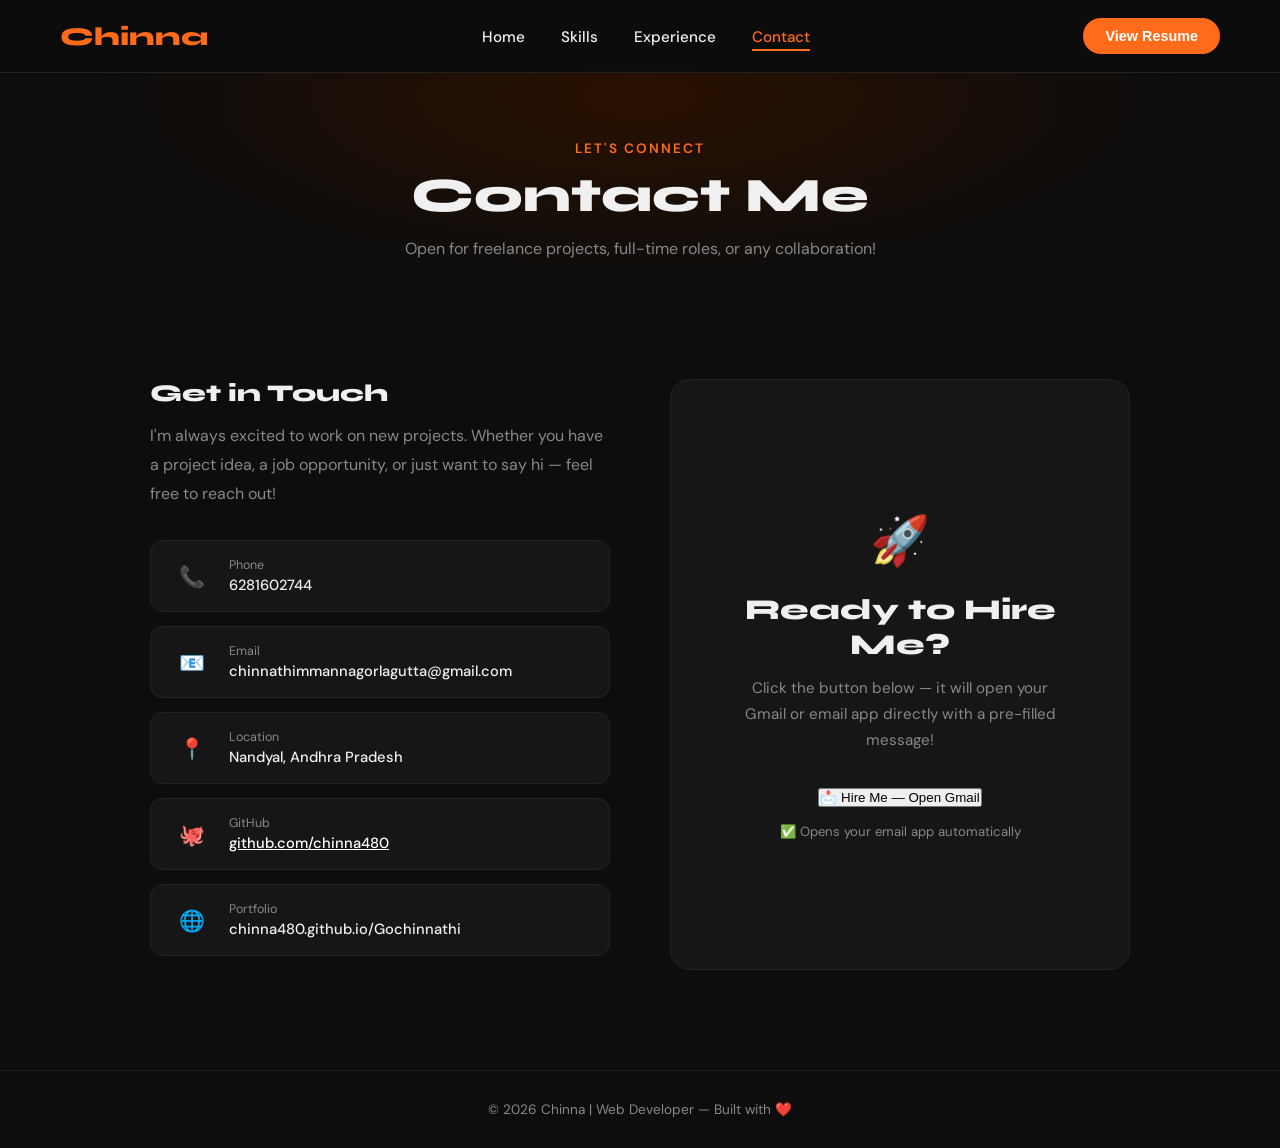
<file: Contact.html>
<!DOCTYPE html>
<html lang="en">
<head>
<meta charset="UTF-8"/>
<meta name="viewport" content="width=device-width, initial-scale=1.0"/>
<title>Chinna | Contact</title>
<link href="https://fonts.googleapis.com/css2?family=Syne:wght@400;700;800&family=DM+Sans:wght@300;400;500&display=swap" rel="stylesheet"/>
<style>
  :root { --orange:#ff6b1a; --bg:#0d0d0d; --card:#161616; --text:#f0f0f0; --muted:#888; }
  * { margin:0; padding:0; box-sizing:border-box; }
  body { background:var(--bg); color:var(--text); font-family:'DM Sans',sans-serif; }

  nav {
    position:fixed; top:0; width:100%; z-index:100;
    display:flex; justify-content:space-between; align-items:center;
    padding:18px 60px;
    background:rgba(13,13,13,0.95); backdrop-filter:blur(12px);
    border-bottom:1px solid #222;
  }
  .logo { font-family:'Syne',sans-serif; font-size:1.6rem; font-weight:800; color:var(--orange); text-decoration:none; }
  .nav-links { display:flex; gap:36px; list-style:none; }
  .nav-links a { color:var(--text); text-decoration:none; font-size:0.95rem; font-weight:500; transition:color 0.2s; position:relative; }
  .nav-links a::after { content:''; position:absolute; bottom:-4px; left:0; width:0; height:2px; background:var(--orange); transition:width 0.3s; }
  .nav-links a:hover, .nav-links a.active { color:var(--orange); }
  .nav-links a:hover::after, .nav-links a.active::after { width:100%; }
  .btn-resume { background:var(--orange); color:#fff; border:none; padding:10px 22px; border-radius:30px; font-size:0.9rem; font-weight:600; cursor:pointer; }

  .page-hero {
    padding:140px 60px 60px;
    background:radial-gradient(ellipse at 50% 30%, #2a1000 0%, #0d0d0d 60%);
    text-align:center;
  }
  .sec-label { color:var(--orange); font-size:0.85rem; font-weight:600; letter-spacing:2px; text-transform:uppercase; margin-bottom:10px; }
  .sec-title { font-family:'Syne',sans-serif; font-size:3rem; font-weight:800; }
  .sec-sub { color:var(--muted); margin-top:14px; font-size:1rem; }

  .contact-section { padding:60px; display:grid; grid-template-columns:1fr 1fr; gap:60px; max-width:1100px; margin:0 auto; }

  .contact-info h3 { font-family:'Syne',sans-serif; font-size:1.5rem; font-weight:800; margin-bottom:14px; }
  .contact-info p { color:var(--muted); line-height:1.8; margin-bottom:32px; }

  .contact-item {
    display:flex; align-items:center; gap:16px;
    background:var(--card); border:1px solid #222;
    border-radius:12px; padding:16px 20px;
    margin-bottom:14px; transition:border-color 0.3s;
  }
  .contact-item:hover { border-color:var(--orange); }
  .contact-icon { font-size:1.3rem; width:42px; text-align:center; }
  .contact-label { font-size:0.78rem; color:var(--muted); margin-bottom:2px; }
  .contact-value { font-size:0.92rem; font-weight:500; }

  /* Hire Me Card */
  .hire-card {
    background:var(--card); border:1px solid #222;
    border-radius:20px; padding:44px 40px; text-align:center;
    display:flex; flex-direction:column; justify-content:center; align-items:center;
  }
  .hire-emoji { font-size:3rem; margin-bottom:20px; }
  .hire-card h3 { font-family:'Syne',sans-serif; font-size:1.8rem; font-weight:800; margin-bottom:14px; }
  .hire-card p { color:var(--muted); font-size:0.95rem; line-height:1.7; margin-bottom:32px; max-width:320px; }
  .btn-hire {
    background:var(--orange); color:#fff; border:none;
    padding:16px 44px; border-radius:30px; font-size:1rem;
    font-weight:700; cursor:pointer; width:100%;
    transition:opacity 0.2s, transform 0.2s; letter-spacing:0.5px;
  }
  .btn-hire:hover { opacity:0.88; transform:scale(1.03); }
  .hire-note { margin-top:16px; color:var(--muted); font-size:0.82rem; }

  footer { text-align:center; padding:30px; color:var(--muted); font-size:0.85rem; border-top:1px solid #1e1e1e; margin-top:40px; }
</style>
</head>
<body>
<nav>
  <a href="index.html" class="logo">Chinna</a>
  <ul class="nav-links">
    <li><a href="index.html">Home</a></li>
    <li><a href="skills.html">Skills</a></li>
    <li><a href="experience.html">Experience</a></li>
    <li><a href="contact.html" class="active">Contact</a></li>
  </ul>
  <a href="./Chinna_Thimmanna_Resume (1).pdf"><button class="btn-resume">View Resume</button></a>
  
</nav>

<div class="page-hero">
  <div class="sec-label">Let's Connect</div>
  <h1 class="sec-title">Contact Me</h1>
  <p class="sec-sub">Open for freelance projects, full-time roles, or any collaboration!</p>
</div>

<div class="contact-section">
  <div class="contact-info">
    <h3>Get in Touch</h3>
    <p>I'm always excited to work on new projects. Whether you have a project idea, a job opportunity, or just want to say hi — feel free to reach out!</p>

    <div class="contact-item">
      <div class="contact-icon">📞</div>
      <div>
        <div class="contact-label">Phone</div>
        <div class="contact-value">6281602744</div>
      </div>
    </div>
    <div class="contact-item">
      <div class="contact-icon">📧</div>
      <div>
        <div class="contact-label">Email</div>
        <div class="contact-value">chinnathimmannagorlagutta@gmail.com</div>
      </div>
    </div>
    <div class="contact-item">
      <div class="contact-icon">📍</div>
      <div>
        <div class="contact-label">Location</div>
        <div class="contact-value">Nandyal, Andhra Pradesh</div>
      </div>
    </div>
    <div class="contact-item">
      <div class="contact-icon">🐙</div>
      <div>
        <div class="contact-label">GitHub</div>
        <div class="contact-value">
            <a href="https://github.com/chinna480" style="color: white;">github.com/chinna480
                </a>
            </div>
      </div>
    </div>
    <div class="contact-item">
      <div class="contact-icon">🌐</div>
      <div>
        <div class="contact-label">Portfolio</div>
        <div class="contact-value">chinna480.github.io/Gochinnathi</div>
      </div>
    </div>
  </div>

  <div class="hire-card">
    <div class="hire-emoji">🚀</div>
    <h3>Ready to Hire Me?</h3>
    <p>Click the button below — it will open your Gmail or email app directly with a pre-filled message!</p>
    <a href="https://mail.google.com/mail/?view=cm&to=chinnathimmannagorlagutta@gmail.com&su=You Are Hired!&body=Hi Chinna, I visited your portfolio and would like to hire you." target="_blank" class="btn-primary">
                <button >
      📩 Hire Me — Open Gmail
            
    </button>
    </a>
    <div class="hire-note">✅ Opens your email app automatically</div>
  </div>
</div>

<footer>© 2026 Chinna | Web Developer — Built with ❤️</footer>
</body>
</html>
</file>
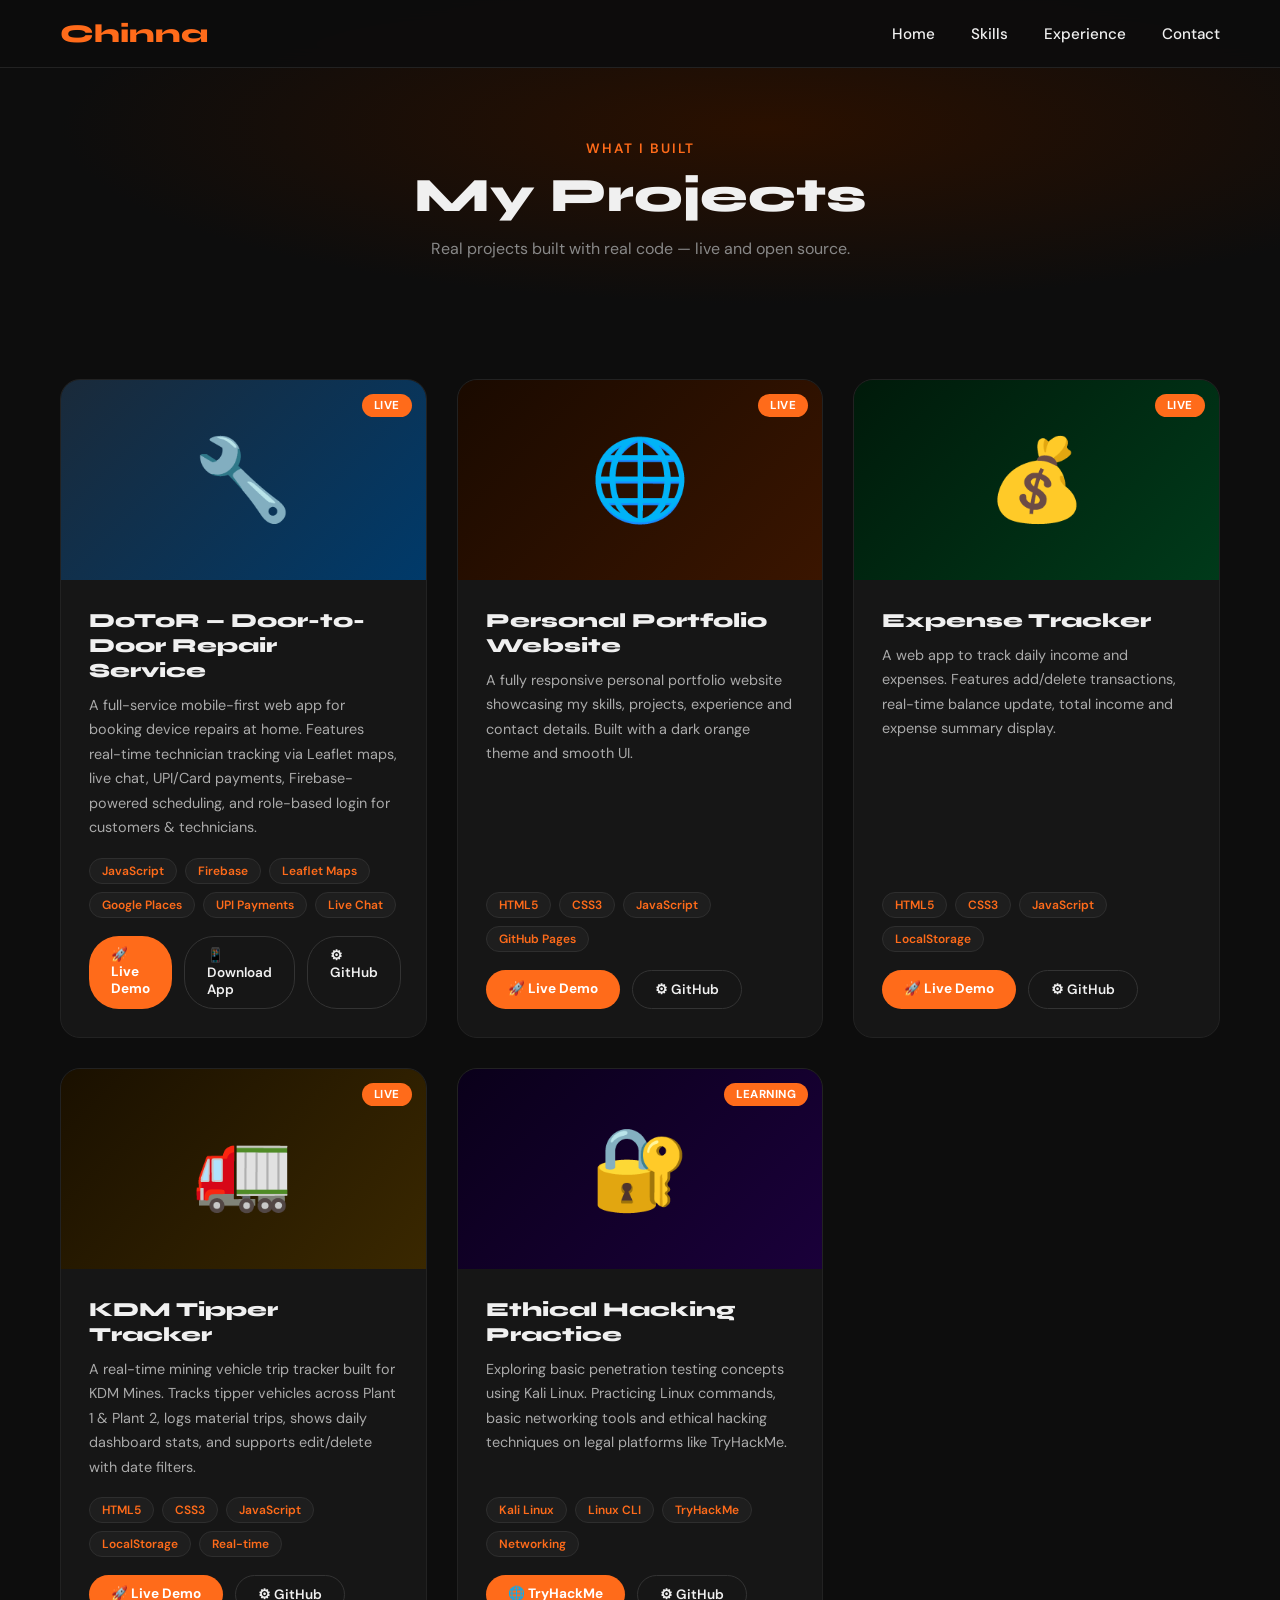
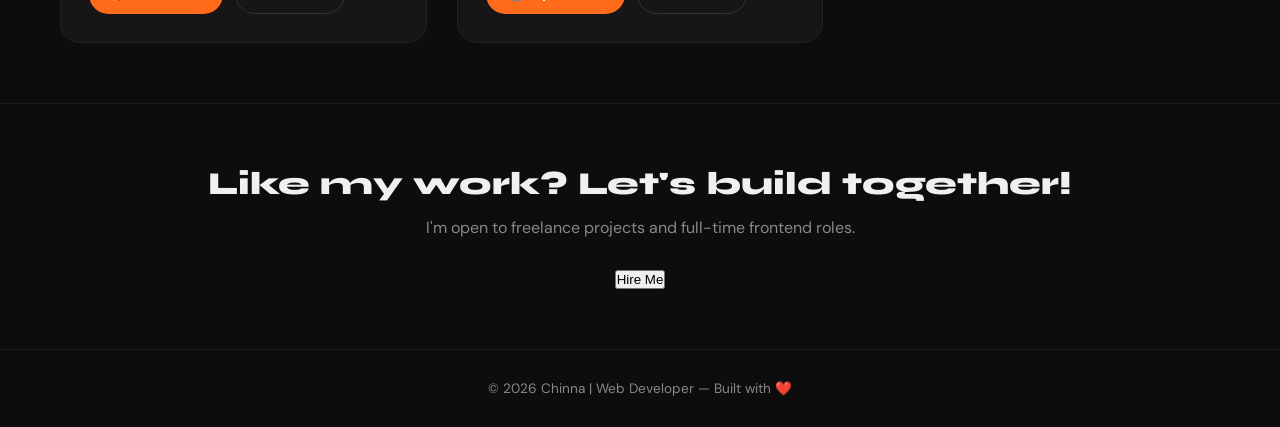
<file: Projects.html>
<!DOCTYPE html>
<html lang="en">
<head>
<meta charset="UTF-8"/>
<meta name="viewport" content="width=device-width, initial-scale=1.0"/>
<title>Chinna | Projects</title>
<link href="https://fonts.googleapis.com/css2?family=Syne:wght@400;700;800&family=DM+Sans:wght@300;400;500&display=swap" rel="stylesheet"/>
<style>
  :root { --orange:#ff6b1a; --bg:#0d0d0d; --card:#161616; --text:#f0f0f0; --muted:#888; }
  * { margin:0; padding:0; box-sizing:border-box; }
  body { background:var(--bg); color:var(--text); font-family:'DM Sans',sans-serif; }

  nav {
    position:fixed; top:0; width:100%; z-index:100;
    display:flex; justify-content:space-between; align-items:center;
    padding:18px 60px;
    background:rgba(13,13,13,0.95); backdrop-filter:blur(12px);
    border-bottom:1px solid #222;
  }
  .logo { font-family:'Syne',sans-serif; font-size:1.6rem; font-weight:800; color:var(--orange); text-decoration:none; }
  .nav-links { display:flex; gap:36px; list-style:none; }
  .nav-links a { color:var(--text); text-decoration:none; font-size:0.95rem; font-weight:500; transition:color 0.2s; position:relative; }
  .nav-links a::after { content:''; position:absolute; bottom:-4px; left:0; width:0; height:2px; background:var(--orange); transition:width 0.3s; }
  .nav-links a:hover, .nav-links a.active { color:var(--orange); }
  .nav-links a:hover::after, .nav-links a.active::after { width:100%; }
  .btn-resume { background:var(--orange); color:#fff; border:none; padding:10px 22px; border-radius:30px; font-size:0.9rem; font-weight:600; cursor:pointer; }

  .page-hero {
    padding:140px 60px 60px;
    background:radial-gradient(ellipse at 60% 40%, #2a1000 0%, #0d0d0d 65%);
    text-align:center;
  }
  .sec-label { color:var(--orange); font-size:0.85rem; font-weight:600; letter-spacing:2px; text-transform:uppercase; margin-bottom:10px; }
  .sec-title { font-family:'Syne',sans-serif; font-size:3rem; font-weight:800; }
  .sec-sub { color:var(--muted); margin-top:14px; font-size:1rem; }

  .projects-section { padding:60px; }
  .projects-grid { display:grid; grid-template-columns:repeat(auto-fill, minmax(340px, 1fr)); gap:30px; }

  .project-card {
    background:var(--card); border:1px solid #222;
    border-radius:20px; overflow:hidden;
    transition:border-color 0.3s, transform 0.3s;
    display:flex; flex-direction:column;
  }
  .project-card:hover { border-color:var(--orange); transform:translateY(-6px); }

  .project-thumb {
    width:100%; height:200px;
    display:flex; align-items:center; justify-content:center;
    font-size:5rem; position:relative; overflow:hidden;
  }
  .thumb-portfolio { background:linear-gradient(135deg, #1a0a00, #3a1500); }
  .thumb-dotor     { background:linear-gradient(135deg, #1a2a3a, #003a6a); }
  .thumb-expense   { background:linear-gradient(135deg, #001a0a, #003a1a); }
  .thumb-kdm       { background:linear-gradient(135deg, #1a1000, #3a2800); }
  .thumb-kali      { background:linear-gradient(135deg, #0a001a, #1a003a); }

  .project-badge {
    position:absolute; top:14px; right:14px;
    background:var(--orange); color:#fff;
    font-size:0.72rem; font-weight:700;
    padding:4px 12px; border-radius:20px; letter-spacing:0.5px;
  }

  .project-body { padding:28px; flex:1; display:flex; flex-direction:column; }
  .project-title { font-family:'Syne',sans-serif; font-size:1.25rem; font-weight:800; margin-bottom:10px; }
  .project-desc { color:#aaa; font-size:0.9rem; line-height:1.7; flex:1; }

  .project-tags { display:flex; flex-wrap:wrap; gap:8px; margin:18px 0; }
  .tag { background:#1e1e1e; color:var(--orange); font-size:0.75rem; font-weight:600; padding:4px 12px; border-radius:20px; border:1px solid #2e2e2e; }

  .project-links { display:flex; gap:12px; }
  .btn-live { background:var(--orange); color:#fff; border:none; padding:10px 22px; border-radius:30px; font-size:0.85rem; font-weight:700; cursor:pointer; text-decoration:none; display:inline-block; transition:opacity 0.2s; }
  .btn-live:hover { opacity:0.85; }
  .btn-code { background:transparent; color:var(--text); border:1px solid #333; padding:10px 22px; border-radius:30px; font-size:0.85rem; font-weight:600; cursor:pointer; text-decoration:none; display:inline-block; transition:border-color 0.2s, color 0.2s; }
  .btn-code:hover { border-color:var(--orange); color:var(--orange); }

  .cta-section { text-align:center; padding:60px; border-top:1px solid #1e1e1e; }
  .cta-section h3 { font-family:'Syne',sans-serif; font-size:2rem; font-weight:800; margin-bottom:14px; }
  .cta-section p { color:var(--muted); margin-bottom:30px; font-size:1rem; }
  .btn-hire { background:var(--orange); color:#fff; border:none; padding:14px 40px; border-radius:30px; font-size:1rem; font-weight:700; cursor:pointer; transition:opacity 0.2s, transform 0.2s; }
  .btn-hire:hover { opacity:0.88; transform:scale(1.03); }

  footer { text-align:center; padding:30px; color:var(--muted); font-size:0.85rem; border-top:1px solid #1e1e1e; }
</style>
</head>
<body>

<nav>
  <a href="index.html" class="logo">Chinna</a>
  <ul class="nav-links">
    <li><a href="index.html">Home</a></li>
    <li><a href="skills.html">Skills</a></li>
    <li><a href="experience.html">Experience</a></li>
    <li><a href="contact.html">Contact</a></li>
  </ul>

</nav>

<div class="page-hero">
  <div class="sec-label">What I Built</div>
  <h1 class="sec-title">My Projects</h1>
  <p class="sec-sub">Real projects built with real code — live and open source.</p>
</div>

<div class="projects-section">
  <div class="projects-grid">

    <!-- Project 0 - DoToR App -->
    <div class="project-card">
      <div class="project-thumb thumb-dotor">
        🔧
        <div class="project-badge">LIVE</div>
      </div>
      <div class="project-body">
        <div class="project-title">DoToR — Door-to-Door Repair Service</div>
        <div class="project-desc">A full-service mobile-first web app for booking device repairs at home. Features real-time technician tracking via Leaflet maps, live chat, UPI/Card payments, Firebase-powered scheduling, and role-based login for customers &amp; technicians.</div>
        <div class="project-tags">
          <span class="tag">JavaScript</span>
          <span class="tag">Firebase</span>
          <span class="tag">Leaflet Maps</span>
          <span class="tag">Google Places</span>
          <span class="tag">UPI Payments</span>
          <span class="tag">Live Chat</span>
        </div>
        <div class="project-links">
          <a href="https://dotorweb.vercel.app/" target="_blank" class="btn-live">🚀 Live Demo</a>
          <a href="https://github.com/chinna480/Gochinnathi/actions/runs/23687339046/artifacts/6159191128" target="_blank" class="btn-code">📱 Download App</a>
          <a href="https://github.com/chinna480" target="_blank" class="btn-code">⚙ GitHub</a>
        </div>
      </div>
    </div>

    <!-- Project 1 - Portfolio -->
    <div class="project-card">
      <div class="project-thumb thumb-portfolio">
        🌐
        <div class="project-badge">LIVE</div>
      </div>
      <div class="project-body">
        <div class="project-title">Personal Portfolio Website</div>
        <div class="project-desc">A fully responsive personal portfolio website showcasing my skills, projects, experience and contact details. Built with a dark orange theme and smooth UI.</div>
        <div class="project-tags">
          <span class="tag">HTML5</span>
          <span class="tag">CSS3</span>
          <span class="tag">JavaScript</span>
          <span class="tag">GitHub Pages</span>
        </div>
        <div class="project-links">
          <a href="https://chinna480.github.io/Gochinnathi/" target="_blank" class="btn-live">🚀 Live Demo</a>
          <a href="https://github.com/chinna480" target="_blank" class="btn-code">⚙ GitHub</a>
        </div>
      </div>
    </div>

    <!-- Project 2 - Expense Tracker -->
    <div class="project-card">
      <div class="project-thumb thumb-expense">
        💰
        <div class="project-badge">LIVE</div>
      </div>
      <div class="project-body">
        <div class="project-title">Expense Tracker</div>
        <div class="project-desc">A web app to track daily income and expenses. Features add/delete transactions, real-time balance update, total income and expense summary display.</div>
        <div class="project-tags">
          <span class="tag">HTML5</span>
          <span class="tag">CSS3</span>
          <span class="tag">JavaScript</span>
          <span class="tag">LocalStorage</span>
        </div>
        <div class="project-links">
          <a href="https://expense-tracker-chinna.netlify.app/" target="_blank" class="btn-live">🚀 Live Demo</a>
          <a href="https://github.com/chinna480" target="_blank" class="btn-code">⚙ GitHub</a>
        </div>
      </div>
    </div>

    <!-- Project 3 - KDM Mines -->
    <div class="project-card">
      <div class="project-thumb thumb-kdm">
        🚛
        <div class="project-badge">LIVE</div>
      </div>
      <div class="project-body">
        <div class="project-title">KDM Tipper Tracker</div>
        <div class="project-desc">A real-time mining vehicle trip tracker built for KDM Mines. Tracks tipper vehicles across Plant 1 & Plant 2, logs material trips, shows daily dashboard stats, and supports edit/delete with date filters.</div>
        <div class="project-tags">
          <span class="tag">HTML5</span>
          <span class="tag">CSS3</span>
          <span class="tag">JavaScript</span>
          <span class="tag">LocalStorage</span>
          <span class="tag">Real-time</span>
        </div>
        <div class="project-links">
          <a href="https://kdm-mines.netlify.app/" target="_blank" class="btn-live">🚀 Live Demo</a>
          <a href="https://github.com/chinna480" target="_blank" class="btn-code">⚙ GitHub</a>
        </div>
      </div>
    </div>

    <!-- Project 4 - Kali Linux -->
    <div class="project-card">
      <div class="project-thumb thumb-kali">
        🔐
        <div class="project-badge">LEARNING</div>
      </div>
      <div class="project-body">
        <div class="project-title">Ethical Hacking Practice</div>
        <div class="project-desc">Exploring basic penetration testing concepts using Kali Linux. Practicing Linux commands, basic networking tools and ethical hacking techniques on legal platforms like TryHackMe.</div>
        <div class="project-tags">
          <span class="tag">Kali Linux</span>
          <span class="tag">Linux CLI</span>
          <span class="tag">TryHackMe</span>
          <span class="tag">Networking</span>
        </div>
        <div class="project-links">
          <a href="https://tryhackme.com" target="_blank" class="btn-live">🌐 TryHackMe</a>
          <a href="https://github.com/chinna480" target="_blank" class="btn-code">⚙ GitHub</a>
        </div>
      </div>
    </div>

  </div>
</div>

<div class="cta-section">
  <h3>Like my work? Let's build together!</h3>
  <p>I'm open to freelance projects and full-time frontend roles.</p>

 <a href="https://mail.google.com/mail/?view=cm&to=chinnathimmannagorlagutta@gmail.com&su=You Are Hired!&body=Hi Chinna, I visited your portfolio and would like to hire you." target="_blank" class="btn-primary">
                <button class="primary-btn">Hire Me</button>
            </a>
</div>

<footer>© 2026 Chinna | Web Developer — Built with ❤️</footer>
</body>
</html>
</file>
